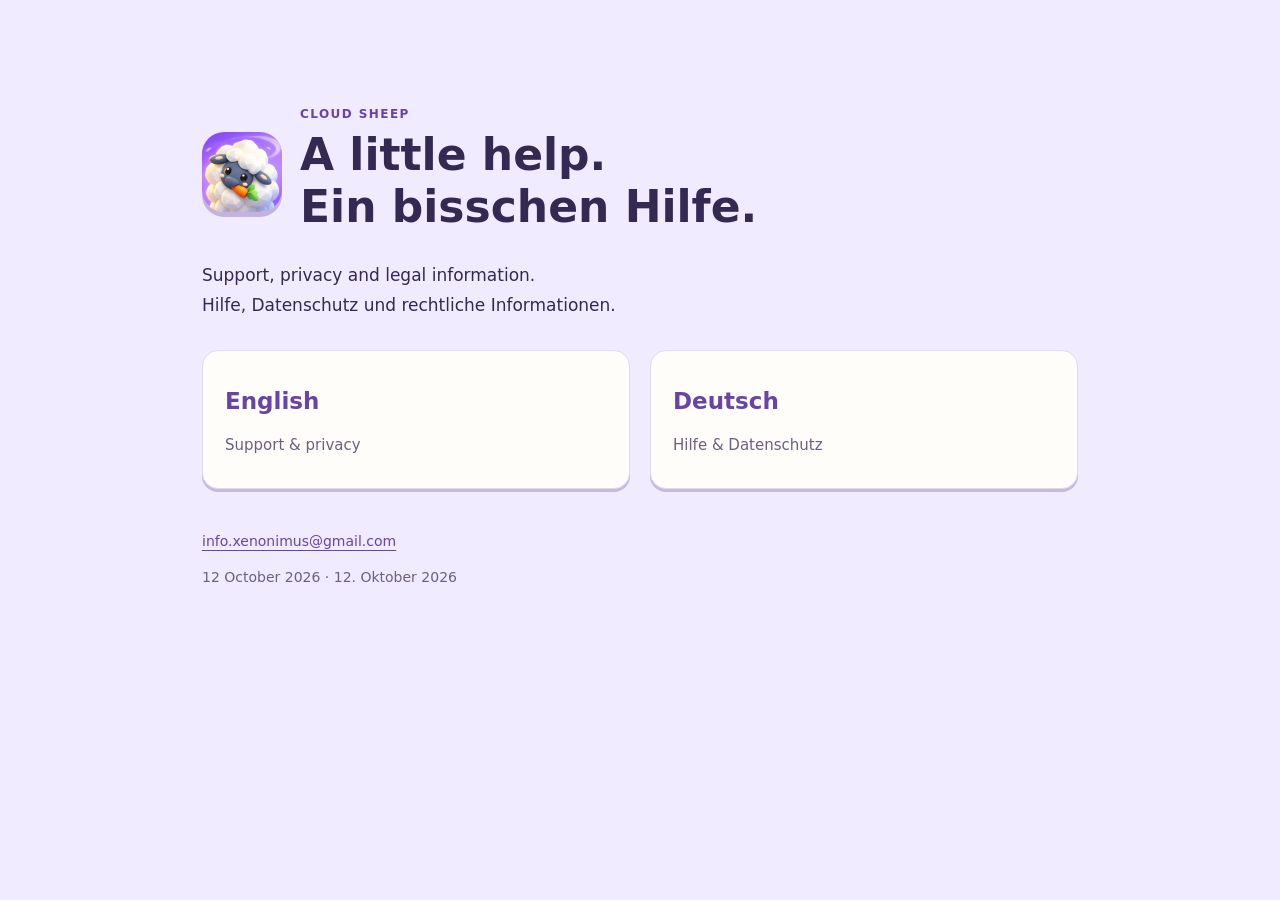
<file: index.html>
<!doctype html>
<html lang="en"><head><meta charset="utf-8"><meta name="viewport" content="width=device-width, initial-scale=1">
<meta name="robots" content="noindex, nofollow"><meta name="referrer" content="no-referrer">
<meta http-equiv="Content-Security-Policy" content="default-src 'none'; img-src 'self'; style-src 'self'; base-uri 'none'; form-action 'none'">
<title>Cloud Sheep — Support · Hilfe</title><link rel="icon" href="assets/icon.png"><link rel="stylesheet" href="assets/style.css">
<link rel="alternate" hreflang="en" href="https://dkkdark.github.io/en/"><link rel="alternate" hreflang="de" href="https://dkkdark.github.io/de/">
<link rel="alternate" hreflang="x-default" href="https://dkkdark.github.io/"></head><body>
<main class="landing"><header><div class="brand"><img src="assets/icon.png" alt="" width="80" height="80"><div><div class="eyebrow">Cloud Sheep</div><h1>A little help.<br>Ein bisschen Hilfe.</h1></div></div></header>
<p>Support, privacy and legal information.<br><span lang="de">Hilfe, Datenschutz und rechtliche Informationen.</span></p>
<nav class="choices" aria-label="Choose language / Sprache wählen"><a class="choice" href="en/" lang="en">English <span>Support & privacy</span></a><a class="choice" href="de/" lang="de">Deutsch <span>Hilfe & Datenschutz</span></a></nav>
<footer><a href="mailto:info.xenonimus@gmail.com">info.xenonimus@gmail.com</a><p>12 October 2026 · 12. Oktober 2026</p></footer></main></body></html>
</file>
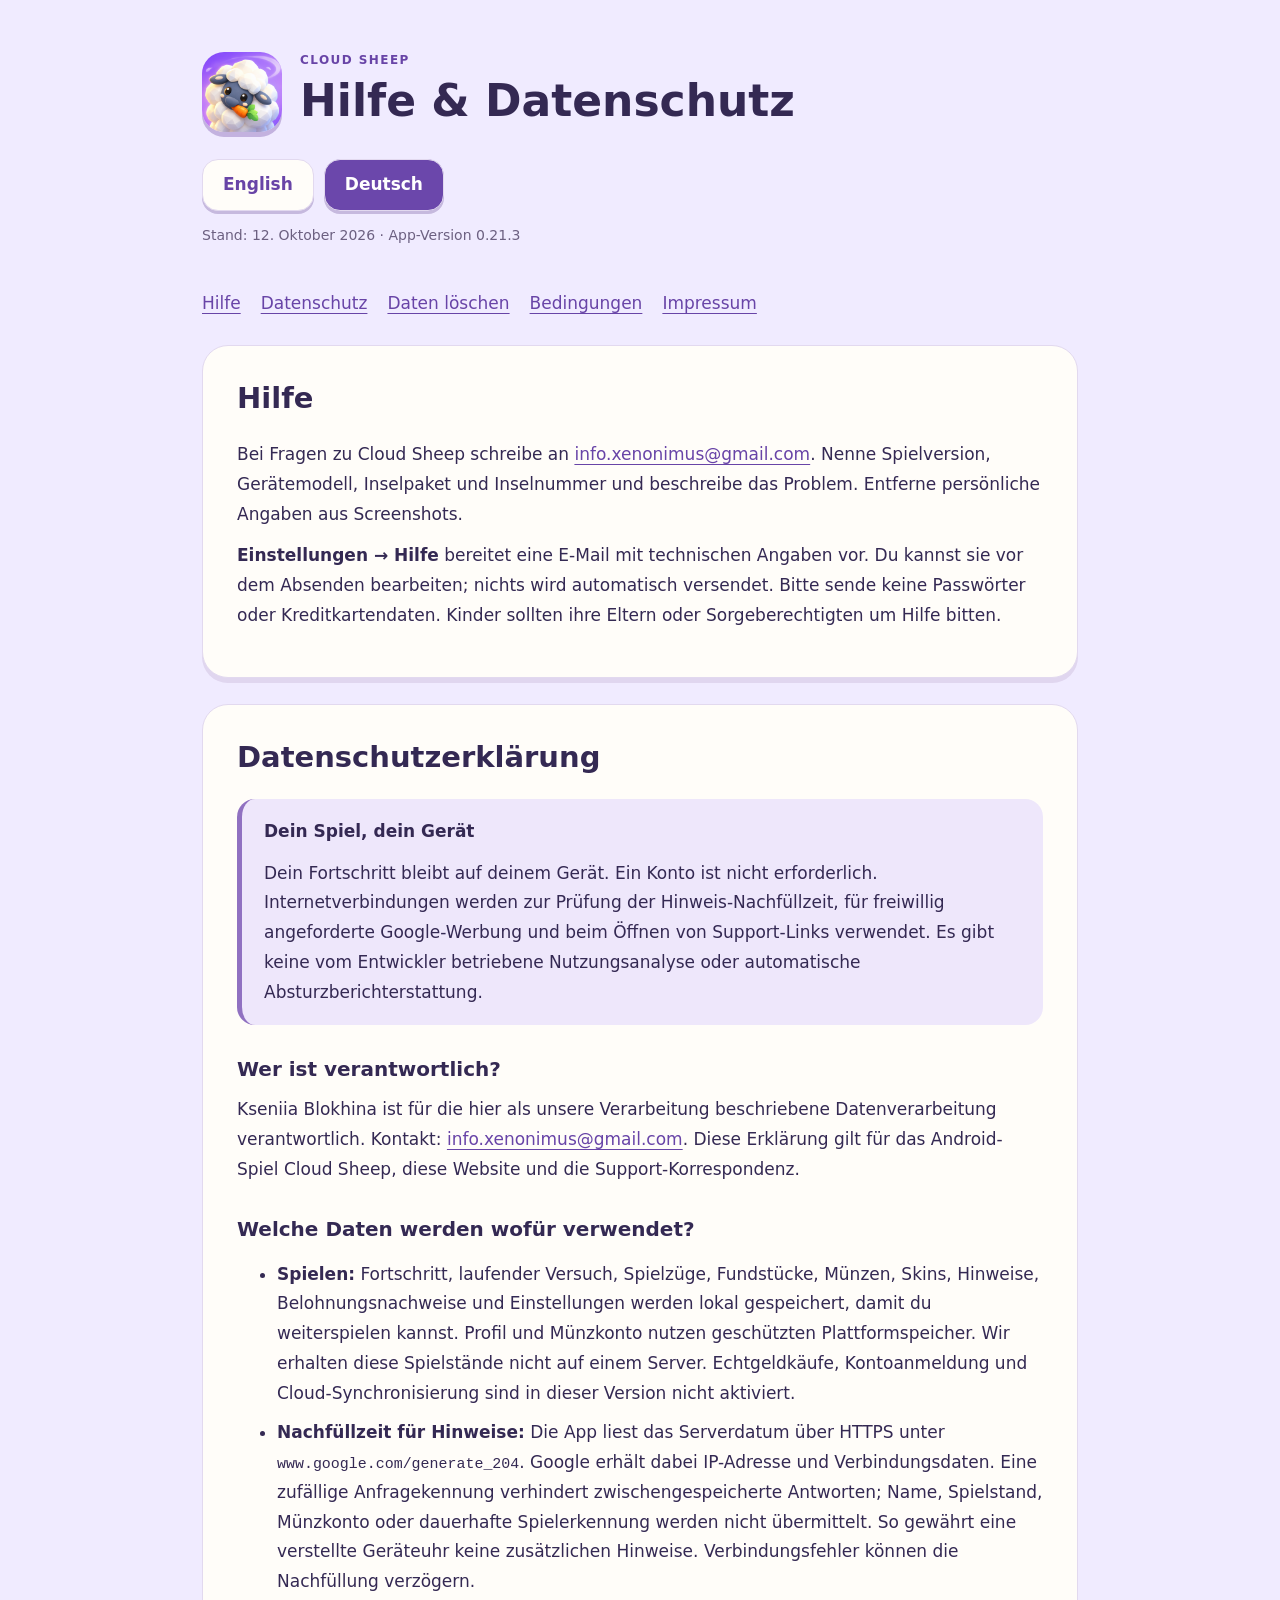
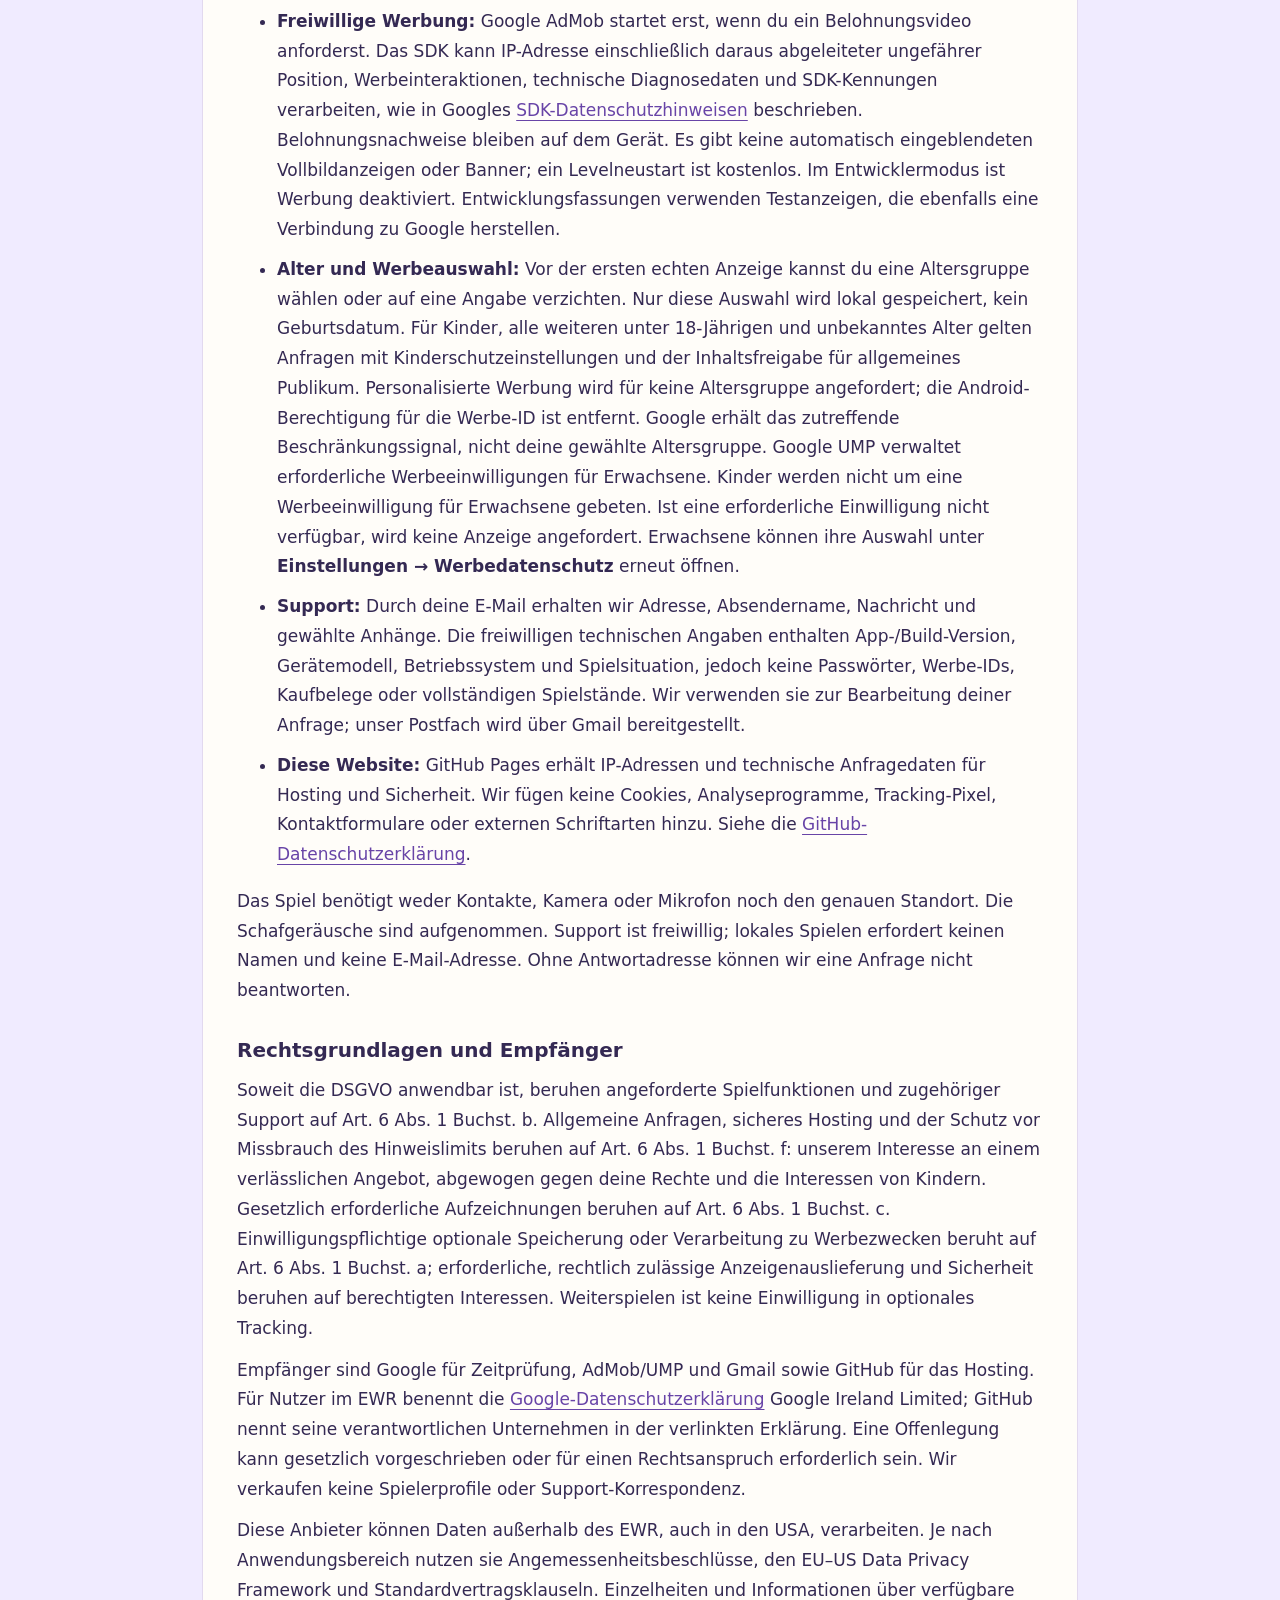
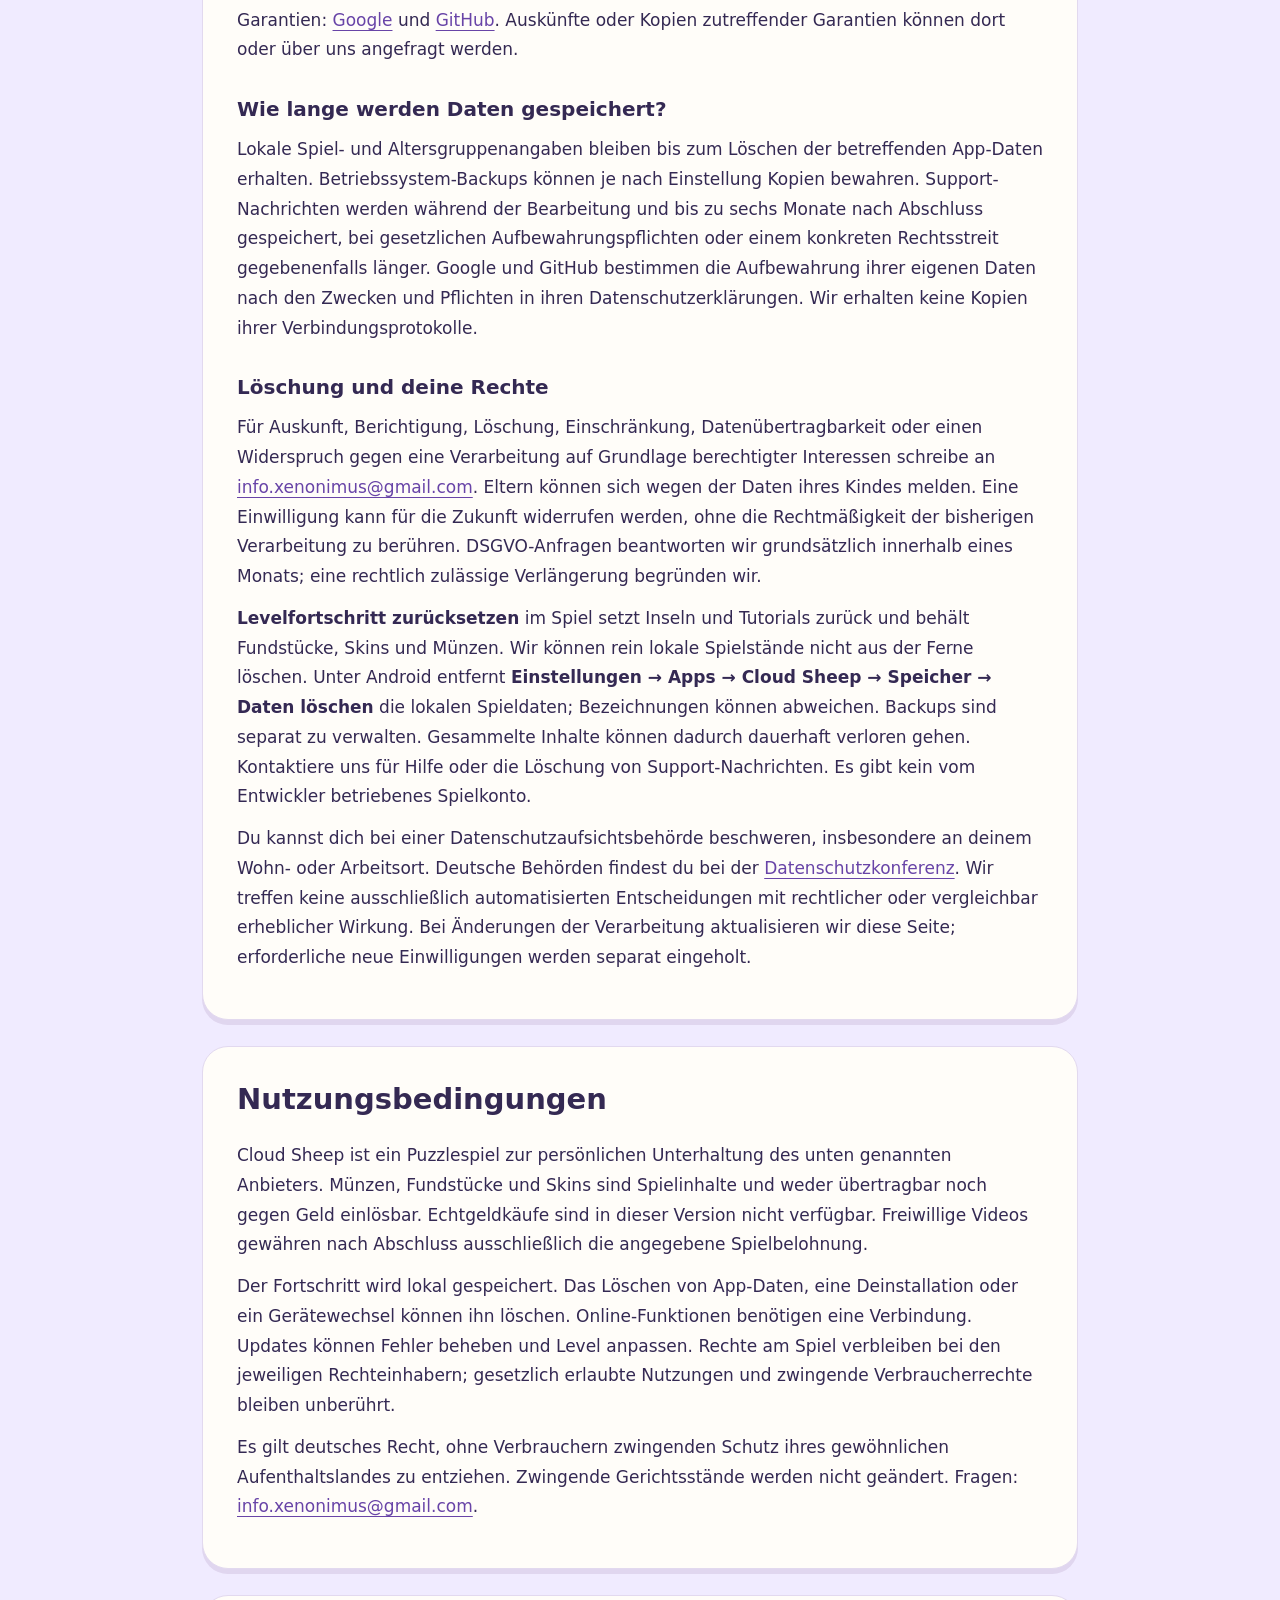
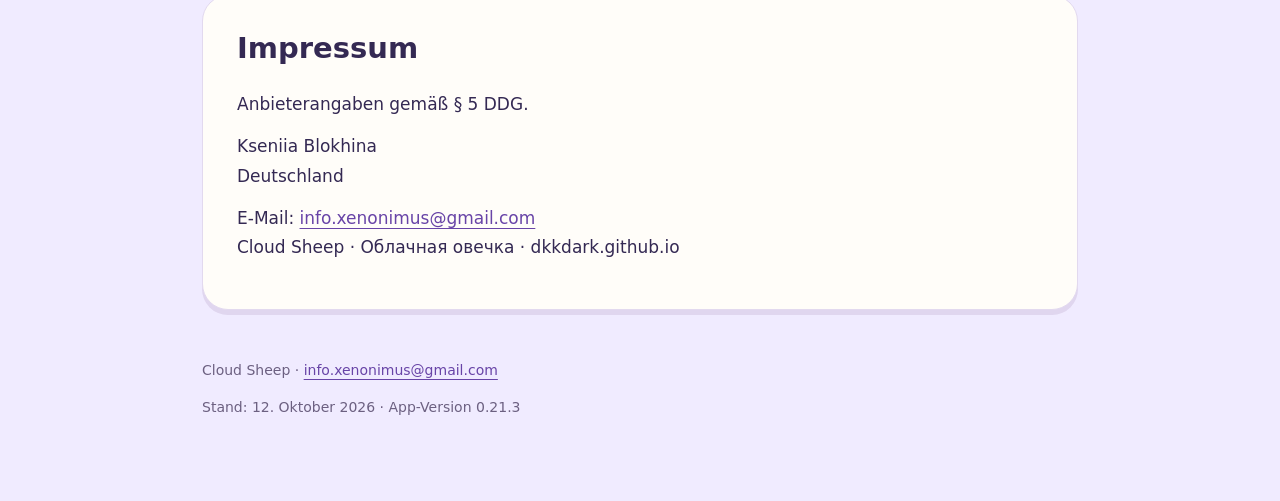
<file: de/index.html>
<!doctype html>
<html lang="de"><head><meta charset="utf-8"><meta name="viewport" content="width=device-width, initial-scale=1">
<meta name="robots" content="noindex, nofollow"><meta name="referrer" content="no-referrer">
<meta http-equiv="Content-Security-Policy" content="default-src 'none'; img-src 'self'; style-src 'self'; base-uri 'none'; form-action 'none'">
<title>Cloud Sheep — Hilfe & Datenschutz</title><link rel="icon" href="../assets/icon.png"><link rel="stylesheet" href="../assets/style.css">
<link rel="alternate" hreflang="en" href="https://dkkdark.github.io/en/"><link rel="alternate" hreflang="de" href="https://dkkdark.github.io/de/">
<link rel="alternate" hreflang="x-default" href="https://dkkdark.github.io/"></head><body>
<a class="skip" href="#support">Zum Inhalt</a><main>
<header><div class="brand"><img src="../assets/icon.png" alt="" width="80" height="80"><div><div class="eyebrow">Cloud Sheep</div><h1>Hilfe & Datenschutz</h1></div></div>
<nav class="languages" aria-label="Language / Sprache"><a href="../en/" lang="en">English</a><a href="../de/" lang="de" aria-current="page">Deutsch</a></nav><p class="meta">Stand: 12. Oktober 2026 · App-Version 0.21.3</p></header>
<nav class="contents" aria-label="Contents / Inhalt"><a href="#support">Hilfe</a><a href="#privacy">Datenschutz</a><a href="#deletion">Daten löschen</a><a href="#terms">Bedingungen</a><a href="#impressum">Impressum</a></nav>
<section id="support">
<h2>Hilfe</h2>
<p>Bei Fragen zu Cloud Sheep schreibe an <a href="mailto:info.xenonimus@gmail.com">info.xenonimus@gmail.com</a>. Nenne Spielversion, Gerätemodell, Inselpaket und Inselnummer und beschreibe das Problem. Entferne persönliche Angaben aus Screenshots.</p>
<p><strong>Einstellungen → Hilfe</strong> bereitet eine E-Mail mit technischen Angaben vor. Du kannst sie vor dem Absenden bearbeiten; nichts wird automatisch versendet. Bitte sende keine Passwörter oder Kreditkartendaten. Kinder sollten ihre Eltern oder Sorgeberechtigten um Hilfe bitten.</p>
</section>

<section id="privacy">
<h2>Datenschutzerklärung</h2>
<div class="summary"><strong>Dein Spiel, dein Gerät</strong><p>Dein Fortschritt bleibt auf deinem Gerät. Ein Konto ist nicht erforderlich. Internetverbindungen werden zur Prüfung der Hinweis-Nachfüllzeit, für freiwillig angeforderte Google-Werbung und beim Öffnen von Support-Links verwendet. Es gibt keine vom Entwickler betriebene Nutzungsanalyse oder automatische Absturzberichterstattung.</p></div>

<h3>Wer ist verantwortlich?</h3>
<p>Kseniia Blokhina ist für die hier als unsere Verarbeitung beschriebene Datenverarbeitung verantwortlich. Kontakt: <a href="mailto:info.xenonimus@gmail.com">info.xenonimus@gmail.com</a>. Diese Erklärung gilt für das Android-Spiel Cloud Sheep, diese Website und die Support-Korrespondenz.</p>

<h3>Welche Daten werden wofür verwendet?</h3>
<ul>
<li><strong>Spielen:</strong> Fortschritt, laufender Versuch, Spielzüge, Fundstücke, Münzen, Skins, Hinweise, Belohnungsnachweise und Einstellungen werden lokal gespeichert, damit du weiterspielen kannst. Profil und Münzkonto nutzen geschützten Plattformspeicher. Wir erhalten diese Spielstände nicht auf einem Server. Echtgeldkäufe, Kontoanmeldung und Cloud-Synchronisierung sind in dieser Version nicht aktiviert.</li>
<li><strong>Nachfüllzeit für Hinweise:</strong> Die App liest das Serverdatum über HTTPS unter <code>www.google.com/generate_204</code>. Google erhält dabei IP-Adresse und Verbindungsdaten. Eine zufällige Anfragekennung verhindert zwischengespeicherte Antworten; Name, Spielstand, Münzkonto oder dauerhafte Spielerkennung werden nicht übermittelt. So gewährt eine verstellte Geräteuhr keine zusätzlichen Hinweise. Verbindungsfehler können die Nachfüllung verzögern.</li>
<li><strong>Freiwillige Werbung:</strong> Google AdMob startet erst, wenn du ein Belohnungsvideo anforderst. Das SDK kann IP-Adresse einschließlich daraus abgeleiteter ungefährer Position, Werbeinteraktionen, technische Diagnosedaten und SDK-Kennungen verarbeiten, wie in Googles <a href="https://developers.google.com/admob/android/privacy/play-data-disclosure">SDK-Datenschutzhinweisen</a> beschrieben. Belohnungsnachweise bleiben auf dem Gerät. Es gibt keine automatisch eingeblendeten Vollbildanzeigen oder Banner; ein Levelneustart ist kostenlos. Im Entwicklermodus ist Werbung deaktiviert. Entwicklungsfassungen verwenden Testanzeigen, die ebenfalls eine Verbindung zu Google herstellen.</li>
<li><strong>Alter und Werbeauswahl:</strong> Vor der ersten echten Anzeige kannst du eine Altersgruppe wählen oder auf eine Angabe verzichten. Nur diese Auswahl wird lokal gespeichert, kein Geburtsdatum. Für Kinder, alle weiteren unter 18-Jährigen und unbekanntes Alter gelten Anfragen mit Kinderschutzeinstellungen und der Inhaltsfreigabe für allgemeines Publikum. Personalisierte Werbung wird für keine Altersgruppe angefordert; die Android-Berechtigung für die Werbe-ID ist entfernt. Google erhält das zutreffende Beschränkungssignal, nicht deine gewählte Altersgruppe. Google UMP verwaltet erforderliche Werbeeinwilligungen für Erwachsene. Kinder werden nicht um eine Werbeeinwilligung für Erwachsene gebeten. Ist eine erforderliche Einwilligung nicht verfügbar, wird keine Anzeige angefordert. Erwachsene können ihre Auswahl unter <strong>Einstellungen → Werbedatenschutz</strong> erneut öffnen.</li>
<li><strong>Support:</strong> Durch deine E-Mail erhalten wir Adresse, Absendername, Nachricht und gewählte Anhänge. Die freiwilligen technischen Angaben enthalten App-/Build-Version, Gerätemodell, Betriebssystem und Spielsituation, jedoch keine Passwörter, Werbe-IDs, Kaufbelege oder vollständigen Spielstände. Wir verwenden sie zur Bearbeitung deiner Anfrage; unser Postfach wird über Gmail bereitgestellt.</li>
<li><strong>Diese Website:</strong> GitHub Pages erhält IP-Adressen und technische Anfragedaten für Hosting und Sicherheit. Wir fügen keine Cookies, Analyseprogramme, Tracking-Pixel, Kontaktformulare oder externen Schriftarten hinzu. Siehe die <a href="https://docs.github.com/en/site-policy/privacy-policies/github-general-privacy-statement">GitHub-Datenschutzerklärung</a>.</li>
</ul>
<p>Das Spiel benötigt weder Kontakte, Kamera oder Mikrofon noch den genauen Standort. Die Schafgeräusche sind aufgenommen. Support ist freiwillig; lokales Spielen erfordert keinen Namen und keine E-Mail-Adresse. Ohne Antwortadresse können wir eine Anfrage nicht beantworten.</p>

<h3>Rechtsgrundlagen und Empfänger</h3>
<p>Soweit die DSGVO anwendbar ist, beruhen angeforderte Spielfunktionen und zugehöriger Support auf Art. 6 Abs. 1 Buchst. b. Allgemeine Anfragen, sicheres Hosting und der Schutz vor Missbrauch des Hinweislimits beruhen auf Art. 6 Abs. 1 Buchst. f: unserem Interesse an einem verlässlichen Angebot, abgewogen gegen deine Rechte und die Interessen von Kindern. Gesetzlich erforderliche Aufzeichnungen beruhen auf Art. 6 Abs. 1 Buchst. c. Einwilligungspflichtige optionale Speicherung oder Verarbeitung zu Werbezwecken beruht auf Art. 6 Abs. 1 Buchst. a; erforderliche, rechtlich zulässige Anzeigenauslieferung und Sicherheit beruhen auf berechtigten Interessen. Weiterspielen ist keine Einwilligung in optionales Tracking.</p>
<p>Empfänger sind Google für Zeitprüfung, AdMob/UMP und Gmail sowie GitHub für das Hosting. Für Nutzer im EWR benennt die <a href="https://policies.google.com/privacy?hl=de">Google-Datenschutzerklärung</a> Google Ireland Limited; GitHub nennt seine verantwortlichen Unternehmen in der verlinkten Erklärung. Eine Offenlegung kann gesetzlich vorgeschrieben oder für einen Rechtsanspruch erforderlich sein. Wir verkaufen keine Spielerprofile oder Support-Korrespondenz.</p>
<p>Diese Anbieter können Daten außerhalb des EWR, auch in den USA, verarbeiten. Je nach Anwendungsbereich nutzen sie Angemessenheitsbeschlüsse, den EU–US Data Privacy Framework und Standardvertragsklauseln. Einzelheiten und Informationen über verfügbare Garantien: <a href="https://policies.google.com/privacy/frameworks?hl=de">Google</a> und <a href="https://docs.github.com/en/site-policy/privacy-policies/github-general-privacy-statement#international-data-transfers">GitHub</a>. Auskünfte oder Kopien zutreffender Garantien können dort oder über uns angefragt werden.</p>

<h3>Wie lange werden Daten gespeichert?</h3>
<p>Lokale Spiel- und Altersgruppenangaben bleiben bis zum Löschen der betreffenden App-Daten erhalten. Betriebssystem-Backups können je nach Einstellung Kopien bewahren. Support-Nachrichten werden während der Bearbeitung und bis zu sechs Monate nach Abschluss gespeichert, bei gesetzlichen Aufbewahrungspflichten oder einem konkreten Rechtsstreit gegebenenfalls länger. Google und GitHub bestimmen die Aufbewahrung ihrer eigenen Daten nach den Zwecken und Pflichten in ihren Datenschutzerklärungen. Wir erhalten keine Kopien ihrer Verbindungsprotokolle.</p>

<h3 id="deletion">Löschung und deine Rechte</h3>
<p>Für Auskunft, Berichtigung, Löschung, Einschränkung, Datenübertragbarkeit oder einen Widerspruch gegen eine Verarbeitung auf Grundlage berechtigter Interessen schreibe an <a href="mailto:info.xenonimus@gmail.com?subject=Cloud%20Sheep%20Datenschutzanfrage">info.xenonimus@gmail.com</a>. Eltern können sich wegen der Daten ihres Kindes melden. Eine Einwilligung kann für die Zukunft widerrufen werden, ohne die Rechtmäßigkeit der bisherigen Verarbeitung zu berühren. DSGVO-Anfragen beantworten wir grundsätzlich innerhalb eines Monats; eine rechtlich zulässige Verlängerung begründen wir.</p>
<p><strong>Levelfortschritt zurücksetzen</strong> im Spiel setzt Inseln und Tutorials zurück und behält Fundstücke, Skins und Münzen. Wir können rein lokale Spielstände nicht aus der Ferne löschen. Unter Android entfernt <strong>Einstellungen → Apps → Cloud Sheep → Speicher → Daten löschen</strong> die lokalen Spieldaten; Bezeichnungen können abweichen. Backups sind separat zu verwalten. Gesammelte Inhalte können dadurch dauerhaft verloren gehen. Kontaktiere uns für Hilfe oder die Löschung von Support-Nachrichten. Es gibt kein vom Entwickler betriebenes Spielkonto.</p>
<p>Du kannst dich bei einer Datenschutzaufsichtsbehörde beschweren, insbesondere an deinem Wohn- oder Arbeitsort. Deutsche Behörden findest du bei der <a href="https://www.datenschutzkonferenz-online.de/datenschutzaufsichtsbehoerden.html">Datenschutzkonferenz</a>. Wir treffen keine ausschließlich automatisierten Entscheidungen mit rechtlicher oder vergleichbar erheblicher Wirkung. Bei Änderungen der Verarbeitung aktualisieren wir diese Seite; erforderliche neue Einwilligungen werden separat eingeholt.</p>
</section>

<section id="terms">
<h2>Nutzungsbedingungen</h2>
<p>Cloud Sheep ist ein Puzzlespiel zur persönlichen Unterhaltung des unten genannten Anbieters. Münzen, Fundstücke und Skins sind Spielinhalte und weder übertragbar noch gegen Geld einlösbar. Echtgeldkäufe sind in dieser Version nicht verfügbar. Freiwillige Videos gewähren nach Abschluss ausschließlich die angegebene Spielbelohnung.</p>
<p>Der Fortschritt wird lokal gespeichert. Das Löschen von App-Daten, eine Deinstallation oder ein Gerätewechsel können ihn löschen. Online-Funktionen benötigen eine Verbindung. Updates können Fehler beheben und Level anpassen. Rechte am Spiel verbleiben bei den jeweiligen Rechteinhabern; gesetzlich erlaubte Nutzungen und zwingende Verbraucherrechte bleiben unberührt.</p>
<p>Es gilt deutsches Recht, ohne Verbrauchern zwingenden Schutz ihres gewöhnlichen Aufenthaltslandes zu entziehen. Zwingende Gerichtsstände werden nicht geändert. Fragen: <a href="mailto:info.xenonimus@gmail.com">info.xenonimus@gmail.com</a>.</p>
</section>

<section id="impressum">
<h2>Impressum</h2>
<p>Anbieterangaben gemäß § 5 DDG.</p>
<p>Kseniia Blokhina<br>Deutschland</p>
<p>E-Mail: <a href="mailto:info.xenonimus@gmail.com">info.xenonimus@gmail.com</a><br>Cloud Sheep · Облачная овечка · dkkdark.github.io</p>
</section>

<footer><p>Cloud Sheep · <a href="mailto:info.xenonimus@gmail.com">info.xenonimus@gmail.com</a></p><p>Stand: 12. Oktober 2026 · App-Version 0.21.3</p></footer>
</main></body></html>
</file>
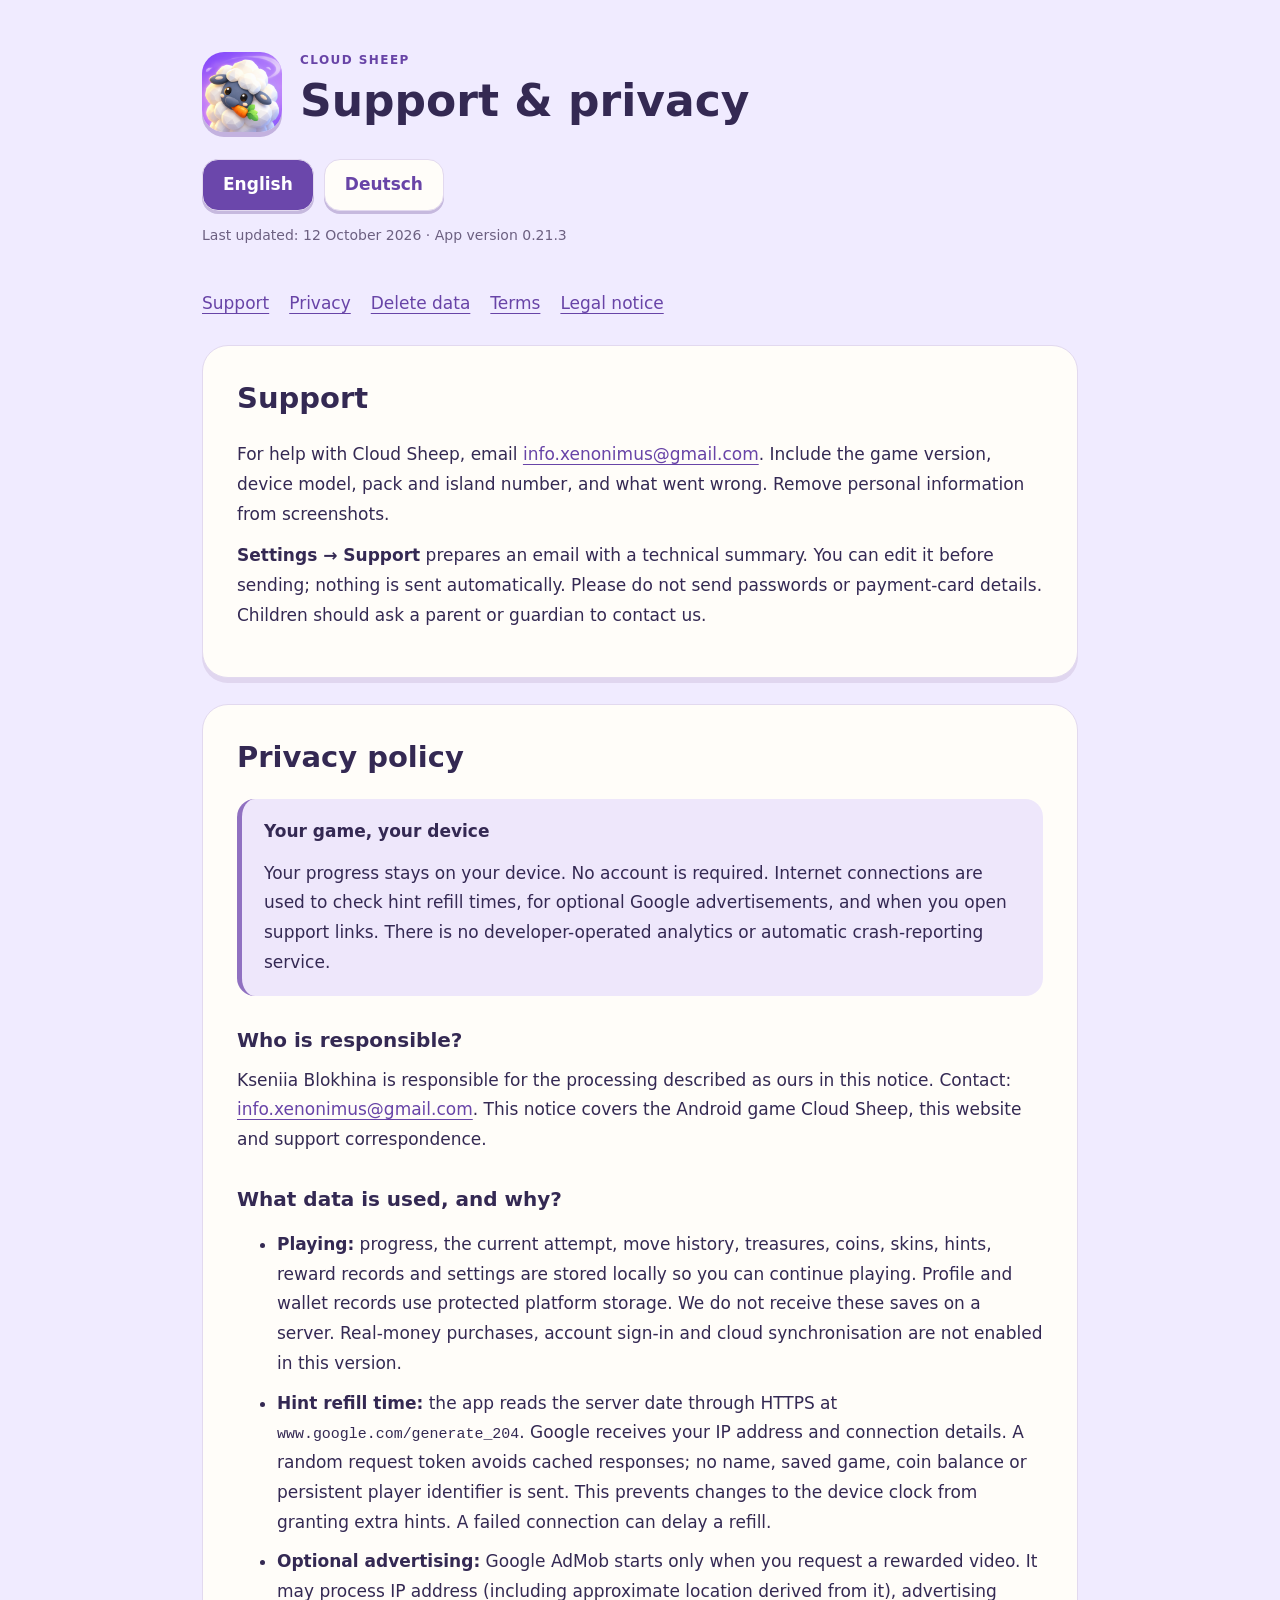
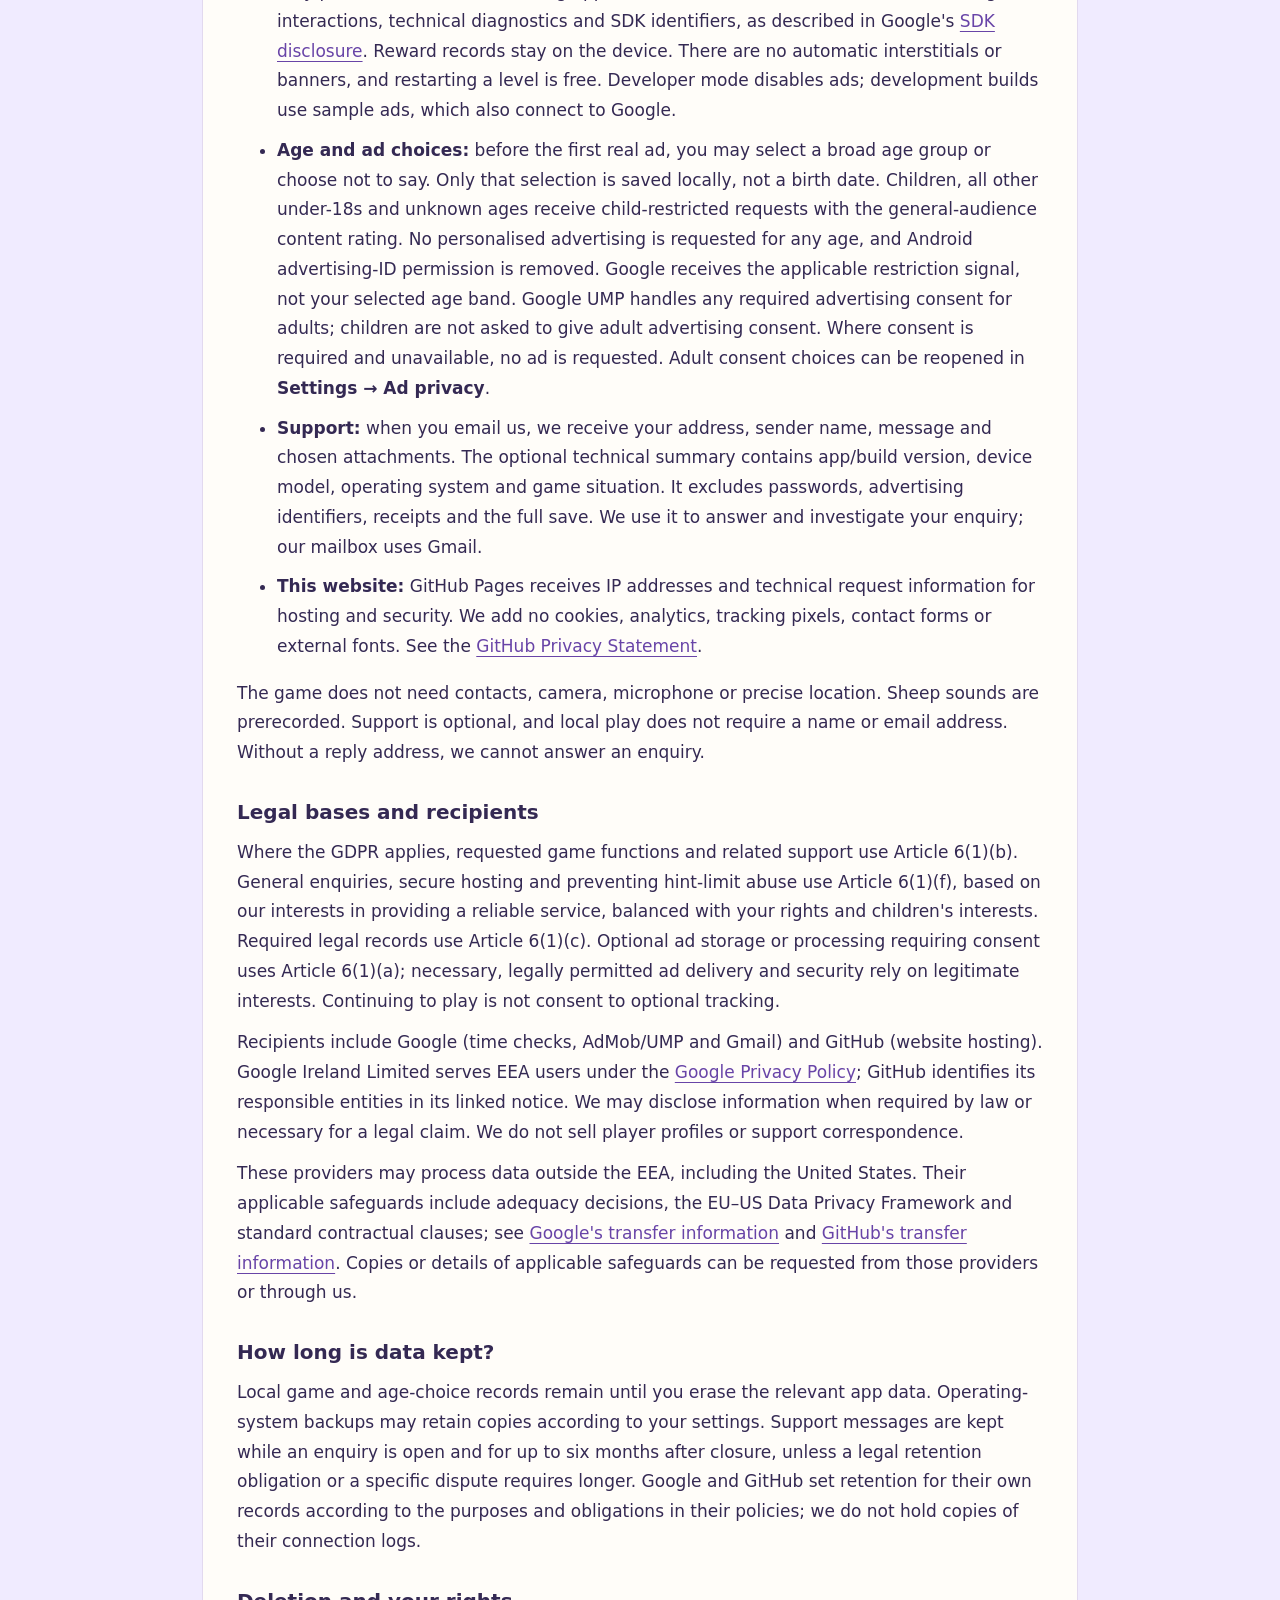
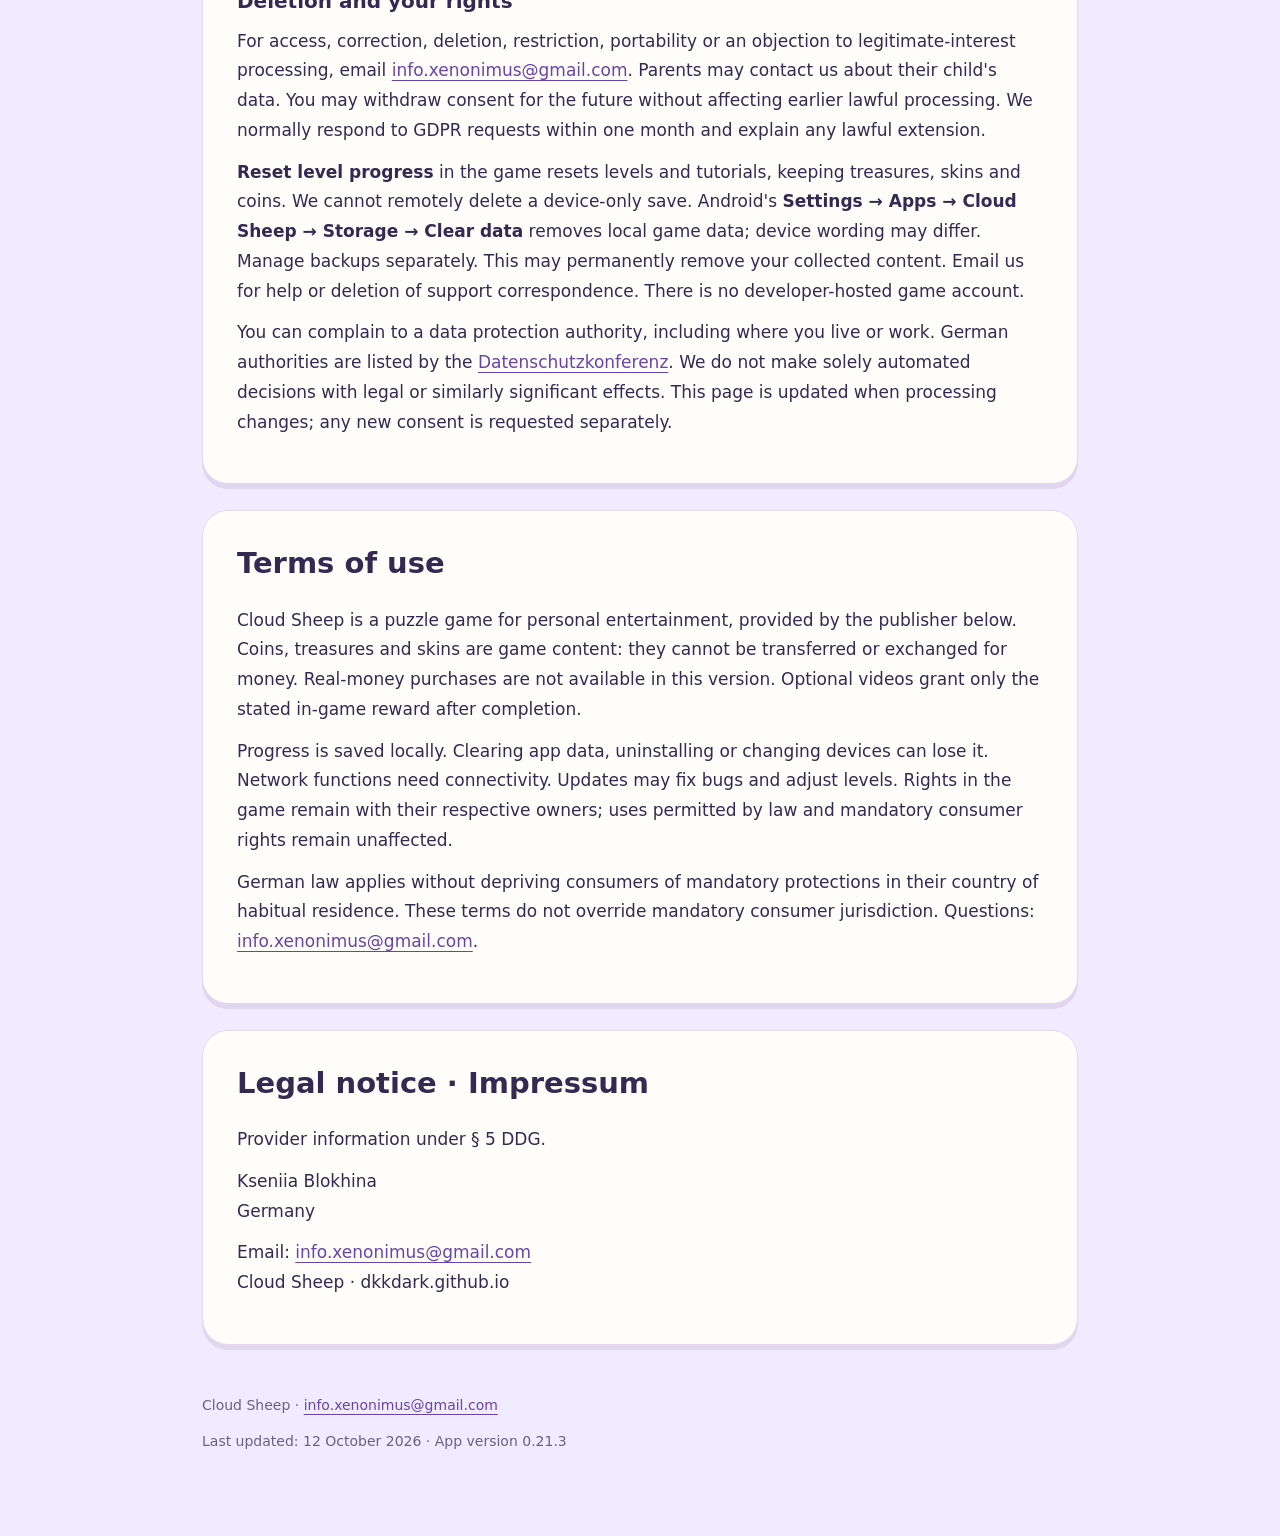
<file: en/index.html>
<!doctype html>
<html lang="en"><head><meta charset="utf-8"><meta name="viewport" content="width=device-width, initial-scale=1">
<meta name="robots" content="noindex, nofollow"><meta name="referrer" content="no-referrer">
<meta http-equiv="Content-Security-Policy" content="default-src 'none'; img-src 'self'; style-src 'self'; base-uri 'none'; form-action 'none'">
<title>Cloud Sheep — Support & privacy</title><link rel="icon" href="../assets/icon.png"><link rel="stylesheet" href="../assets/style.css">
<link rel="alternate" hreflang="en" href="https://dkkdark.github.io/en/"><link rel="alternate" hreflang="de" href="https://dkkdark.github.io/de/">
<link rel="alternate" hreflang="x-default" href="https://dkkdark.github.io/"></head><body>
<a class="skip" href="#support">Skip to content</a><main>
<header><div class="brand"><img src="../assets/icon.png" alt="" width="80" height="80"><div><div class="eyebrow">Cloud Sheep</div><h1>Support & privacy</h1></div></div>
<nav class="languages" aria-label="Language / Sprache"><a href="../en/" lang="en" aria-current="page">English</a><a href="../de/" lang="de">Deutsch</a></nav><p class="meta">Last updated: 12 October 2026 · App version 0.21.3</p></header>
<nav class="contents" aria-label="Contents / Inhalt"><a href="#support">Support</a><a href="#privacy">Privacy</a><a href="#deletion">Delete data</a><a href="#terms">Terms</a><a href="#impressum">Legal notice</a></nav>
<section id="support">
<h2>Support</h2>
<p>For help with Cloud Sheep, email <a href="mailto:info.xenonimus@gmail.com">info.xenonimus@gmail.com</a>. Include the game version, device model, pack and island number, and what went wrong. Remove personal information from screenshots.</p>
<p><strong>Settings → Support</strong> prepares an email with a technical summary. You can edit it before sending; nothing is sent automatically. Please do not send passwords or payment-card details. Children should ask a parent or guardian to contact us.</p>
</section>

<section id="privacy">
<h2>Privacy policy</h2>
<div class="summary"><strong>Your game, your device</strong><p>Your progress stays on your device. No account is required. Internet connections are used to check hint refill times, for optional Google advertisements, and when you open support links. There is no developer-operated analytics or automatic crash-reporting service.</p></div>

<h3>Who is responsible?</h3>
<p>Kseniia Blokhina is responsible for the processing described as ours in this notice. Contact: <a href="mailto:info.xenonimus@gmail.com">info.xenonimus@gmail.com</a>. This notice covers the Android game Cloud Sheep, this website and support correspondence.</p>

<h3>What data is used, and why?</h3>
<ul>
<li><strong>Playing:</strong> progress, the current attempt, move history, treasures, coins, skins, hints, reward records and settings are stored locally so you can continue playing. Profile and wallet records use protected platform storage. We do not receive these saves on a server. Real-money purchases, account sign-in and cloud synchronisation are not enabled in this version.</li>
<li><strong>Hint refill time:</strong> the app reads the server date through HTTPS at <code>www.google.com/generate_204</code>. Google receives your IP address and connection details. A random request token avoids cached responses; no name, saved game, coin balance or persistent player identifier is sent. This prevents changes to the device clock from granting extra hints. A failed connection can delay a refill.</li>
<li><strong>Optional advertising:</strong> Google AdMob starts only when you request a rewarded video. It may process IP address (including approximate location derived from it), advertising interactions, technical diagnostics and SDK identifiers, as described in Google's <a href="https://developers.google.com/admob/android/privacy/play-data-disclosure">SDK disclosure</a>. Reward records stay on the device. There are no automatic interstitials or banners, and restarting a level is free. Developer mode disables ads; development builds use sample ads, which also connect to Google.</li>
<li><strong>Age and ad choices:</strong> before the first real ad, you may select a broad age group or choose not to say. Only that selection is saved locally, not a birth date. Children, all other under-18s and unknown ages receive child-restricted requests with the general-audience content rating. No personalised advertising is requested for any age, and Android advertising-ID permission is removed. Google receives the applicable restriction signal, not your selected age band. Google UMP handles any required advertising consent for adults; children are not asked to give adult advertising consent. Where consent is required and unavailable, no ad is requested. Adult consent choices can be reopened in <strong>Settings → Ad privacy</strong>.</li>
<li><strong>Support:</strong> when you email us, we receive your address, sender name, message and chosen attachments. The optional technical summary contains app/build version, device model, operating system and game situation. It excludes passwords, advertising identifiers, receipts and the full save. We use it to answer and investigate your enquiry; our mailbox uses Gmail.</li>
<li><strong>This website:</strong> GitHub Pages receives IP addresses and technical request information for hosting and security. We add no cookies, analytics, tracking pixels, contact forms or external fonts. See the <a href="https://docs.github.com/en/site-policy/privacy-policies/github-general-privacy-statement">GitHub Privacy Statement</a>.</li>
</ul>
<p>The game does not need contacts, camera, microphone or precise location. Sheep sounds are prerecorded. Support is optional, and local play does not require a name or email address. Without a reply address, we cannot answer an enquiry.</p>

<h3>Legal bases and recipients</h3>
<p>Where the GDPR applies, requested game functions and related support use Article 6(1)(b). General enquiries, secure hosting and preventing hint-limit abuse use Article 6(1)(f), based on our interests in providing a reliable service, balanced with your rights and children's interests. Required legal records use Article 6(1)(c). Optional ad storage or processing requiring consent uses Article 6(1)(a); necessary, legally permitted ad delivery and security rely on legitimate interests. Continuing to play is not consent to optional tracking.</p>
<p>Recipients include Google (time checks, AdMob/UMP and Gmail) and GitHub (website hosting). Google Ireland Limited serves EEA users under the <a href="https://policies.google.com/privacy?hl=en">Google Privacy Policy</a>; GitHub identifies its responsible entities in its linked notice. We may disclose information when required by law or necessary for a legal claim. We do not sell player profiles or support correspondence.</p>
<p>These providers may process data outside the EEA, including the United States. Their applicable safeguards include adequacy decisions, the EU–US Data Privacy Framework and standard contractual clauses; see <a href="https://policies.google.com/privacy/frameworks?hl=en">Google's transfer information</a> and <a href="https://docs.github.com/en/site-policy/privacy-policies/github-general-privacy-statement#international-data-transfers">GitHub's transfer information</a>. Copies or details of applicable safeguards can be requested from those providers or through us.</p>

<h3>How long is data kept?</h3>
<p>Local game and age-choice records remain until you erase the relevant app data. Operating-system backups may retain copies according to your settings. Support messages are kept while an enquiry is open and for up to six months after closure, unless a legal retention obligation or a specific dispute requires longer. Google and GitHub set retention for their own records according to the purposes and obligations in their policies; we do not hold copies of their connection logs.</p>

<h3 id="deletion">Deletion and your rights</h3>
<p>For access, correction, deletion, restriction, portability or an objection to legitimate-interest processing, email <a href="mailto:info.xenonimus@gmail.com?subject=Cloud%20Sheep%20privacy%20request">info.xenonimus@gmail.com</a>. Parents may contact us about their child's data. You may withdraw consent for the future without affecting earlier lawful processing. We normally respond to GDPR requests within one month and explain any lawful extension.</p>
<p><strong>Reset level progress</strong> in the game resets levels and tutorials, keeping treasures, skins and coins. We cannot remotely delete a device-only save. Android's <strong>Settings → Apps → Cloud Sheep → Storage → Clear data</strong> removes local game data; device wording may differ. Manage backups separately. This may permanently remove your collected content. Email us for help or deletion of support correspondence. There is no developer-hosted game account.</p>
<p>You can complain to a data protection authority, including where you live or work. German authorities are listed by the <a href="https://www.datenschutzkonferenz-online.de/datenschutzaufsichtsbehoerden.html">Datenschutzkonferenz</a>. We do not make solely automated decisions with legal or similarly significant effects. This page is updated when processing changes; any new consent is requested separately.</p>
</section>

<section id="terms">
<h2>Terms of use</h2>
<p>Cloud Sheep is a puzzle game for personal entertainment, provided by the publisher below. Coins, treasures and skins are game content: they cannot be transferred or exchanged for money. Real-money purchases are not available in this version. Optional videos grant only the stated in-game reward after completion.</p>
<p>Progress is saved locally. Clearing app data, uninstalling or changing devices can lose it. Network functions need connectivity. Updates may fix bugs and adjust levels. Rights in the game remain with their respective owners; uses permitted by law and mandatory consumer rights remain unaffected.</p>
<p>German law applies without depriving consumers of mandatory protections in their country of habitual residence. These terms do not override mandatory consumer jurisdiction. Questions: <a href="mailto:info.xenonimus@gmail.com">info.xenonimus@gmail.com</a>.</p>
</section>

<section id="impressum">
<h2>Legal notice · Impressum</h2>
<p>Provider information under § 5 DDG.</p>
<p>Kseniia Blokhina<br>Germany</p>
<p>Email: <a href="mailto:info.xenonimus@gmail.com">info.xenonimus@gmail.com</a><br>Cloud Sheep · dkkdark.github.io</p>
</section>

<footer><p>Cloud Sheep · <a href="mailto:info.xenonimus@gmail.com">info.xenonimus@gmail.com</a></p><p>Last updated: 12 October 2026 · App version 0.21.3</p></footer>
</main></body></html>
</file>
<file: assets/style.css>
:root{color-scheme:light;--ink:#342953;--muted:#6c6081;--paper:#fffdf9;--accent:#6844a7;--line:#e2d9ef;--bg:#f0ebff}
*{box-sizing:border-box}html{scroll-behavior:smooth}body{margin:0;background:var(--bg);color:var(--ink);font:17px/1.75 system-ui,-apple-system,BlinkMacSystemFont,"Segoe UI",sans-serif}a{color:var(--accent);text-underline-offset:4px;overflow-wrap:anywhere}a:hover{color:#48257c}a:focus-visible{outline:3px solid #8b61cd;outline-offset:5px;border-radius:3px}main{width:min(920px,100%);padding:32px 22px 70px;margin:auto}header{padding:18px 0 8px}.brand{display:flex;align-items:center;gap:18px}.brand img{width:80px;height:80px;border-radius:22px;box-shadow:0 5px 0 #c3b2df}h1{font-size:clamp(30px,6vw,44px);line-height:1.18;margin:4px 0 8px}h2{font-size:29px;line-height:1.25;margin:0 0 24px}h3{font-size:20px;line-height:1.4;margin:30px 0 10px}p{margin:12px 0}.meta{color:var(--muted);font-size:14px}.eyebrow{color:var(--accent);font-size:12px;letter-spacing:.12em;text-transform:uppercase;font-weight:800}.languages{display:flex;gap:10px;flex-wrap:wrap;margin:24px 0 10px}.languages a,.choice{display:inline-block;text-decoration:none;font-weight:750;background:var(--paper);border:1px solid var(--line);border-radius:16px;padding:10px 20px;box-shadow:0 3px 0 #c6b9de}.languages [aria-current]{background:#6b47ab;color:white}.notice{padding:15px 19px;margin:24px 0;background:#fff1c6;border:1px solid #d9b863;border-radius:16px;font-size:15px}nav.contents{display:flex;flex-wrap:wrap;gap:10px 20px;margin:22px 0}section{background:var(--paper);border:1px solid var(--line);border-radius:26px;margin:26px 0;padding:34px;scroll-margin-top:24px;box-shadow:0 5px 0 #e0d6ef}.summary{padding:18px 22px;border-radius:18px;background:#eee7fb;border-left:5px solid #9071c1}.summary p{margin-bottom:0}.personal{background:#fff1c6;padding:2px 4px;box-decoration-break:clone;-webkit-box-decoration-break:clone}.faq{border-top:1px solid var(--line);margin-top:24px}li{margin:10px 0}code{font-family:ui-monospace,monospace;font-size:.88em;overflow-wrap:anywhere}footer{font-size:14px;color:var(--muted);padding-top:10px}.choices{display:grid;grid-template-columns:repeat(2,minmax(0,1fr));gap:20px;margin:30px 0}.choice{padding:30px 22px;font-size:23px}.choice span{display:block;font-size:15px;font-weight:500;color:var(--muted);margin-top:10px}.choice:hover{transform:translateY(-2px)}.landing{margin-top:6vh}.skip{position:absolute;left:12px;top:-100px;background:white;padding:12px;z-index:10}.skip:focus{top:12px}
@media(max-width:560px){main{padding:18px 14px 50px}section{padding:25px 20px;border-radius:21px}.brand img{width:64px;height:64px;border-radius:18px}.brand{gap:14px}h2{font-size:25px}.choices{grid-template-columns:1fr}.landing{margin-top:3vh}}
@media(prefers-reduced-motion:reduce){html{scroll-behavior:auto}.choice:hover{transform:none}}
@media print{body{background:white;font-size:11pt}main{width:100%;padding:0}section{box-shadow:none;border:0;padding:0}header img,nav,.skip{display:none}h2,h3{break-after:avoid}.personal{background:#fff1c6}a{color:inherit}}
</file>
